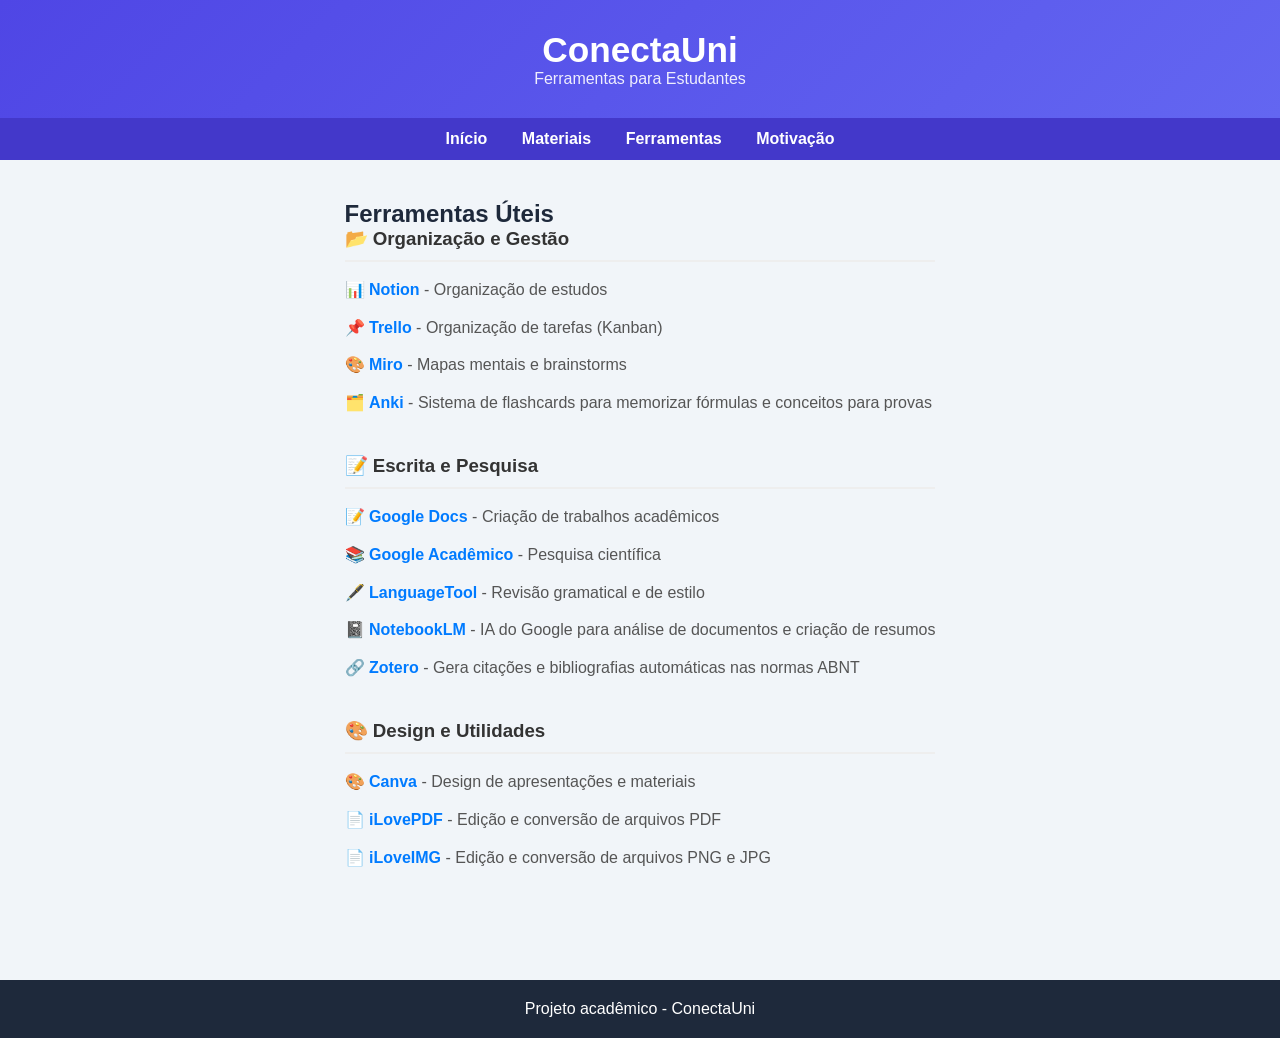
<file: ferramentas.html>
<!DOCTYPE html>
<link rel="stylesheet" href="style.css">
<head>
<title>ConectaUni - Ferramentas</title>
</head>
<body>

<header>
<h1>ConectaUni</h1>
<p>Ferramentas para Estudantes</p>
</header>

<nav>
<a href="index.html">Início</a>
<a href="materiais.html">Materiais</a>
<a href="ferramentas.html">Ferramentas</a>
<a href="motivacao.html">Motivação</a>
</nav>

<section>
<h2>Ferramentas Úteis</h2>

<div class="categoria-ferramentas">
    <h3>📂 Organização e Gestão</h3>
    <ul>
        <li>📊 <strong><a href="https://www.notion.so" target="_blank">Notion</a></strong> - Organização de estudos</li>
        <li>📌 <strong><a href="https://trello.com/pt-BR" target="_blank">Trello</a></strong> - Organização de tarefas (Kanban)</li>
        <li>🎨 <strong><a href="https://miro.com/pt/" target="_blank">Miro</a></strong> - Mapas mentais e brainstorms</li>
        <li>🗂️ <strong><a href="https://apps.ankiweb.net/" target="_blank">Anki</a></strong> - Sistema de flashcards para memorizar fórmulas e conceitos para provas</li>
    </ul>
</div>

<div class="categoria-ferramentas">
    <h3>📝 Escrita e Pesquisa</h3>
    <ul>
        <li>📝 <strong><a href="https://docs.google.com" target="_blank">Google Docs</a></strong> - Criação de trabalhos acadêmicos</li>
        <li>📚 <strong><a href="https://scholar.google.com.br" target="_blank">Google Acadêmico</a></strong> - Pesquisa científica</li>
        <li>🖋️ <strong><a href="https://languagetool.org/pt-BR" target="_blank">LanguageTool</a></strong> - Revisão gramatical e de estilo</li>
        <li>📓 <strong><a href="https://notebooklm.google.com/" target="_blank">NotebookLM</a></strong> - IA do Google para análise de documentos e criação de resumos</li>
        <li>🔗 <strong><a href="https://www.zotero.org/" target="_blank">Zotero</a></strong> - Gera citações e bibliografias automáticas nas normas ABNT</li>
    </ul>
</div>

<div class="categoria-ferramentas">
    <h3>🎨 Design e Utilidades</h3>
    <ul>
        <li>🎨 <strong><a href="https://www.canva.com" target="_blank">Canva</a></strong> - Design de apresentações e materiais</li>
        <li>📄 <strong><a href="https://www.ilovepdf.com/pt" target="_blank">iLovePDF</a></strong> - Edição e conversão de arquivos PDF</li>
        <li>📄 <strong><a href="https://www.iloveimg.com/pt" target="_blank">iLoveIMG</a></strong> - Edição e conversão de arquivos PNG e JPG</li>
    </ul>
</div>

</section>

<footer>
<p>Projeto acadêmico - ConectaUni</p>
</footer>

</body>
</html>
</file>
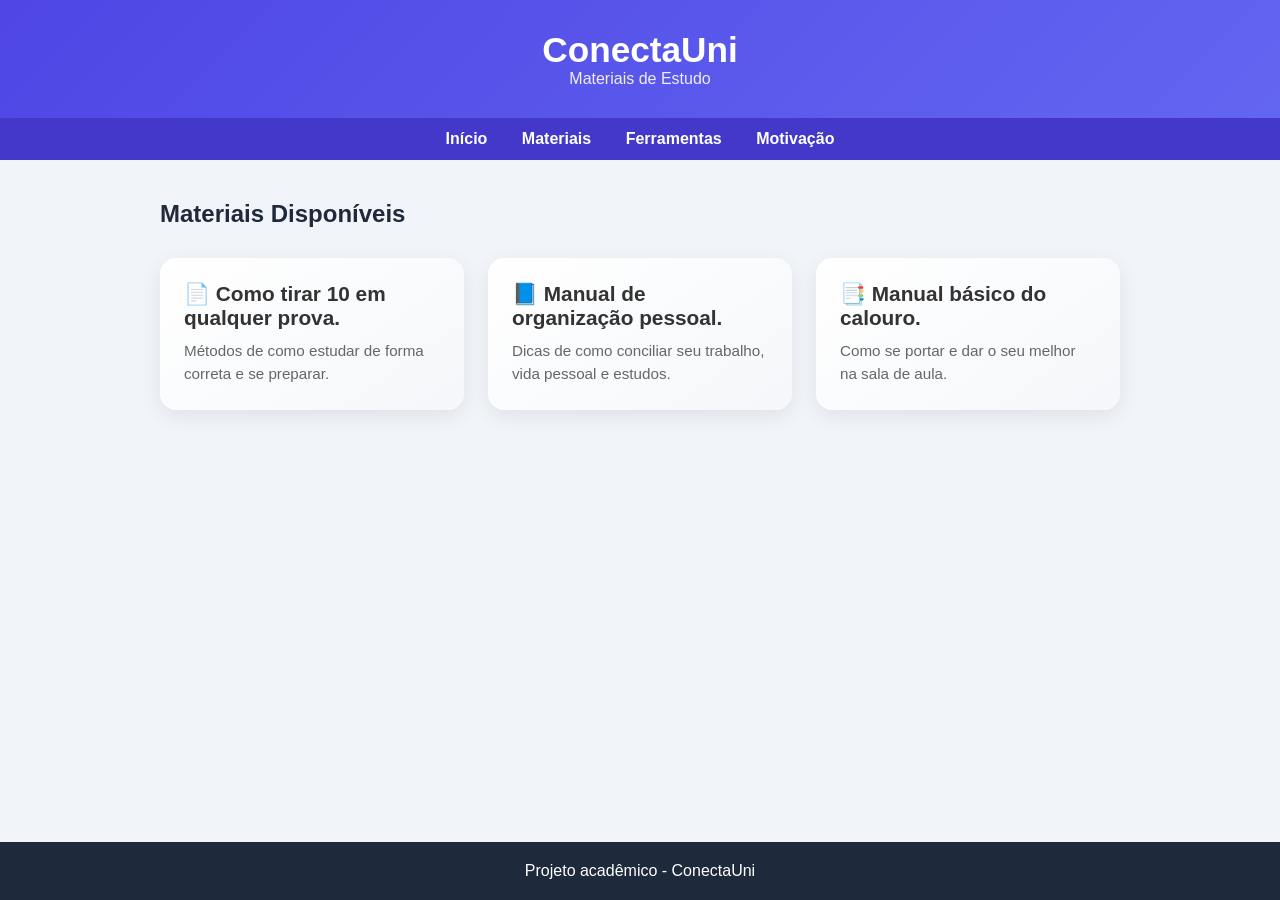
<file: materiais.html>
<!DOCTYPE html>
<link rel="stylesheet" href="style.css">

<head>
    <title>ConectaUni - Materiais</title>
</head>

<body>

    <header>
        <h1>ConectaUni</h1>
        <p>Materiais de Estudo</p>
    </header>

    <nav>
        <a href="index.html">Início</a>
        <a href="materiais.html">Materiais</a>
        <a href="ferramentas.html">Ferramentas</a>
        <a href="motivacao.html">Motivação</a>
    </nav>

    <section class="materiais">
        <h2>Materiais Disponíveis</h2>

        <div class="cards">

            <a href="material1.html" class="card">
                <h3>📄 Como tirar 10 em qualquer prova.</h3>
                <p>Métodos de como estudar de forma correta e se preparar.</p>
            </a>

            <a href="material2.html" class="card">
                <h3>📘 Manual de organização pessoal.</h3>
                <p>Dicas de como conciliar seu trabalho, vida pessoal e estudos.</p>
            </a>

            <a href="material3.html" class="card">
                <h3>📑 Manual básico do calouro.</h3>
                <p>Como se portar e dar o seu melhor na sala de aula.</p>
            </a>

        </div>

    </section>

    <footer>
        <p>Projeto acadêmico - ConectaUni</p>
    </footer>

</body>

</html>
</file>
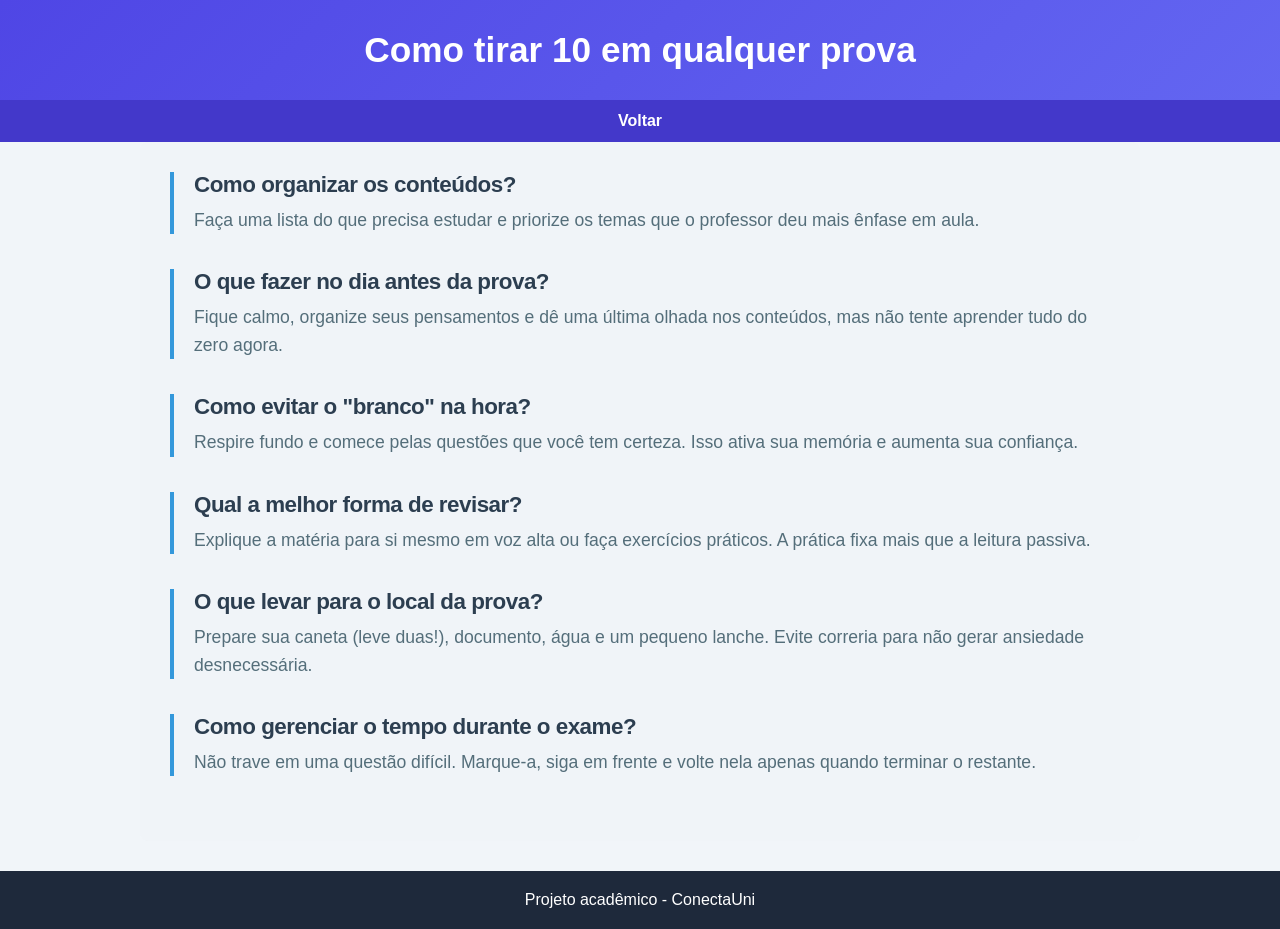
<file: material1.html>
<!DOCTYPE html>
<link rel="stylesheet" href="style.css">
<head>
<title>Como tirar 10 em qualquer prova</title>
</head>
<body>

<header>
<h1>Como tirar 10 em qualquer prova</h1>
</header>

<nav>
<a href="materiais.html">Voltar</a>
</nav>

<section class="manual-nota10">
    <div class="topico">
        <h3>Como organizar os conteúdos?</h3>
        <p>Faça uma lista do que precisa estudar e priorize os temas que o professor deu mais ênfase em aula.</p>
    </div>

    <div class="topico">
        <h3>O que fazer no dia antes da prova?</h3>
        <p>Fique calmo, organize seus pensamentos e dê uma última olhada nos conteúdos, mas não tente aprender tudo do zero agora.</p>
    </div>

    <div class="topico">
        <h3>Como evitar o "branco" na hora?</h3>
        <p>Respire fundo e comece pelas questões que você tem certeza. Isso ativa sua memória e aumenta sua confiança.</p>
    </div>

    <div class="topico">
        <h3>Qual a melhor forma de revisar?</h3>
        <p>Explique a matéria para si mesmo em voz alta ou faça exercícios práticos. A prática fixa mais que a leitura passiva.</p>
    </div>

    <div class="topico">
        <h3>O que levar para o local da prova?</h3>
        <p>Prepare sua caneta (leve duas!), documento, água e um pequeno lanche. Evite correria para não gerar ansiedade desnecessária.</p>
    </div>

    <div class="topico">
        <h3>Como gerenciar o tempo durante o exame?</h3>
        <p>Não trave em uma questão difícil. Marque-a, siga em frente e volte nela apenas quando terminar o restante.</p>
    </div>
</section>

<footer>
    <p>Projeto acadêmico - ConectaUni</p>
</footer>

</body>
</html>
</file>
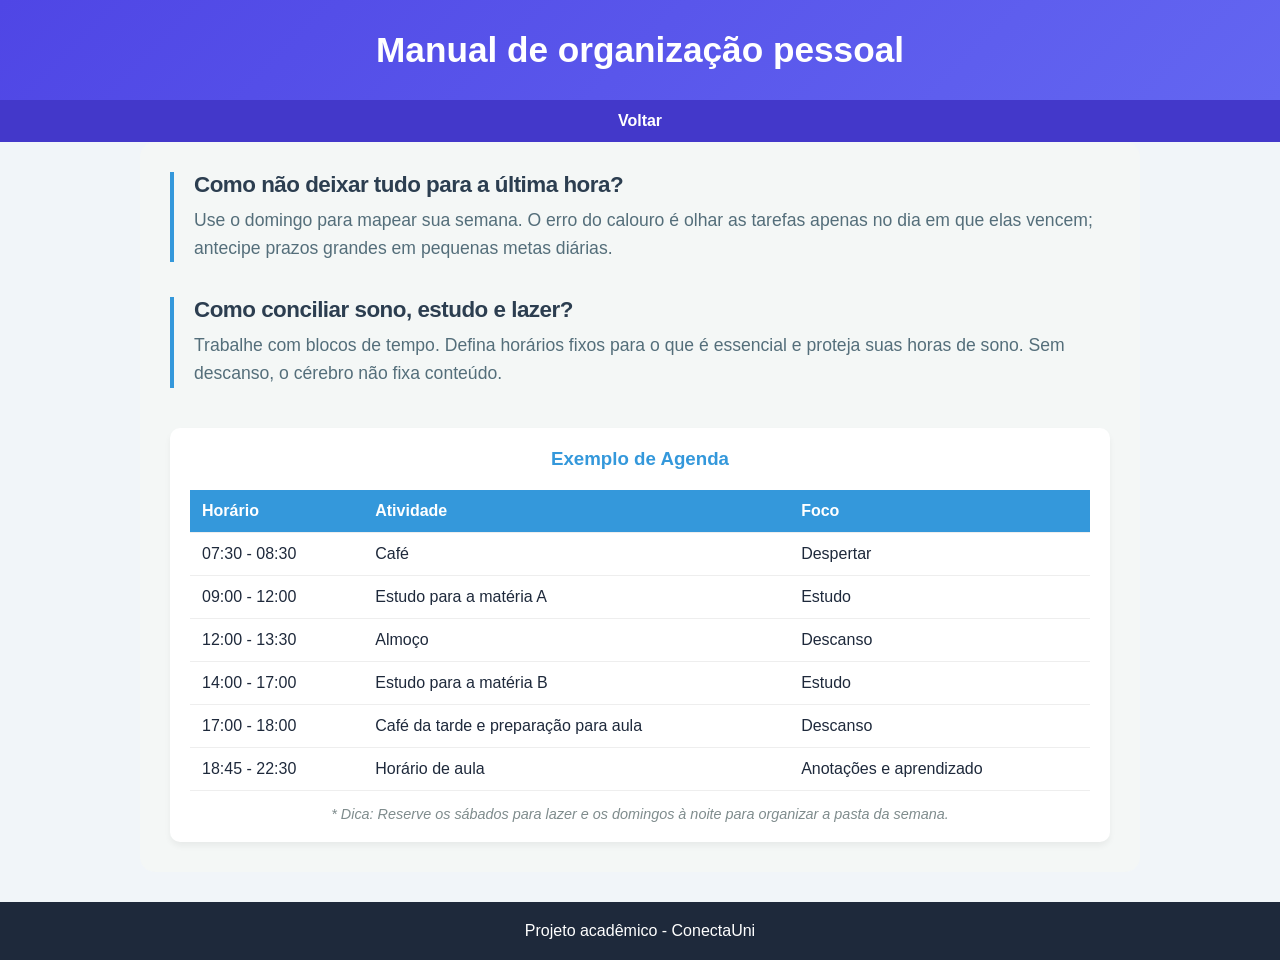
<file: material2.html>
<!DOCTYPE html>
<link rel="stylesheet" href="style.css">
<head>
<title>Manual de organização pessoal</title>
</head>
<body>

<header>
<h1>Manual de organização pessoal</h1>
</header>

<nav>
<a href="materiais.html">Voltar</a>
</nav>

<section class="manual-rotina">
    <div class="topico">
        <h3>Como não deixar tudo para a última hora?</h3>
        <p>Use o domingo para mapear sua semana. O erro do calouro é olhar as tarefas apenas no dia em que elas vencem; antecipe prazos grandes em pequenas metas diárias.</p>
    </div>

    <div class="topico">
        <h3>Como conciliar sono, estudo e lazer?</h3>
        <p>Trabalhe com blocos de tempo. Defina horários fixos para o que é essencial e proteja suas horas de sono. Sem descanso, o cérebro não fixa conteúdo.</p>
    </div>

    <div class="exemplo-agenda">
        <h3>Exemplo de Agenda</h3>
        <div>
            <table>
                <thead>
                    <tr>
                        <th>Horário</th>
                        <th>Atividade</th>
                        <th>Foco</th>
                    </tr>
                </thead>
                <tbody>
                    <tr>
                        <td>07:30 - 08:30</td>
                        <td>Café</td>
                        <td>Despertar</td>
                    </tr>
                    <tr>
                        <td>09:00 - 12:00</td>
                        <td>Estudo para a matéria A</td>
                        <td>Estudo</td>
                    </tr>
                    <tr>
                        <td>12:00 - 13:30</td>
                        <td>Almoço</td>
                        <td>Descanso</td>
                    </tr>
                    <tr>
                        <td>14:00 - 17:00</td>
                        <td>Estudo para a matéria B</td>
                        <td>Estudo</td>
                    </tr>
                    <tr>
                        <td>17:00 - 18:00</td>
                        <td>Café da tarde e preparação para aula</td>
                        <td>Descanso</td>
                    </tr>
                    <tr>
                        <td>18:45 - 22:30</td>
                        <td>Horário de aula</td>
                        <td>Anotações e aprendizado</td>
                    </tr>
                </tbody>
            </table>
        </div>
        <p class="dica-agenda">* Dica: Reserve os sábados para lazer e os domingos à noite para organizar a pasta da semana.</p>
    </div>
</section>

<footer>
    <p>Projeto acadêmico - ConectaUni</p>
</footer>

</body>
</html>
</file>
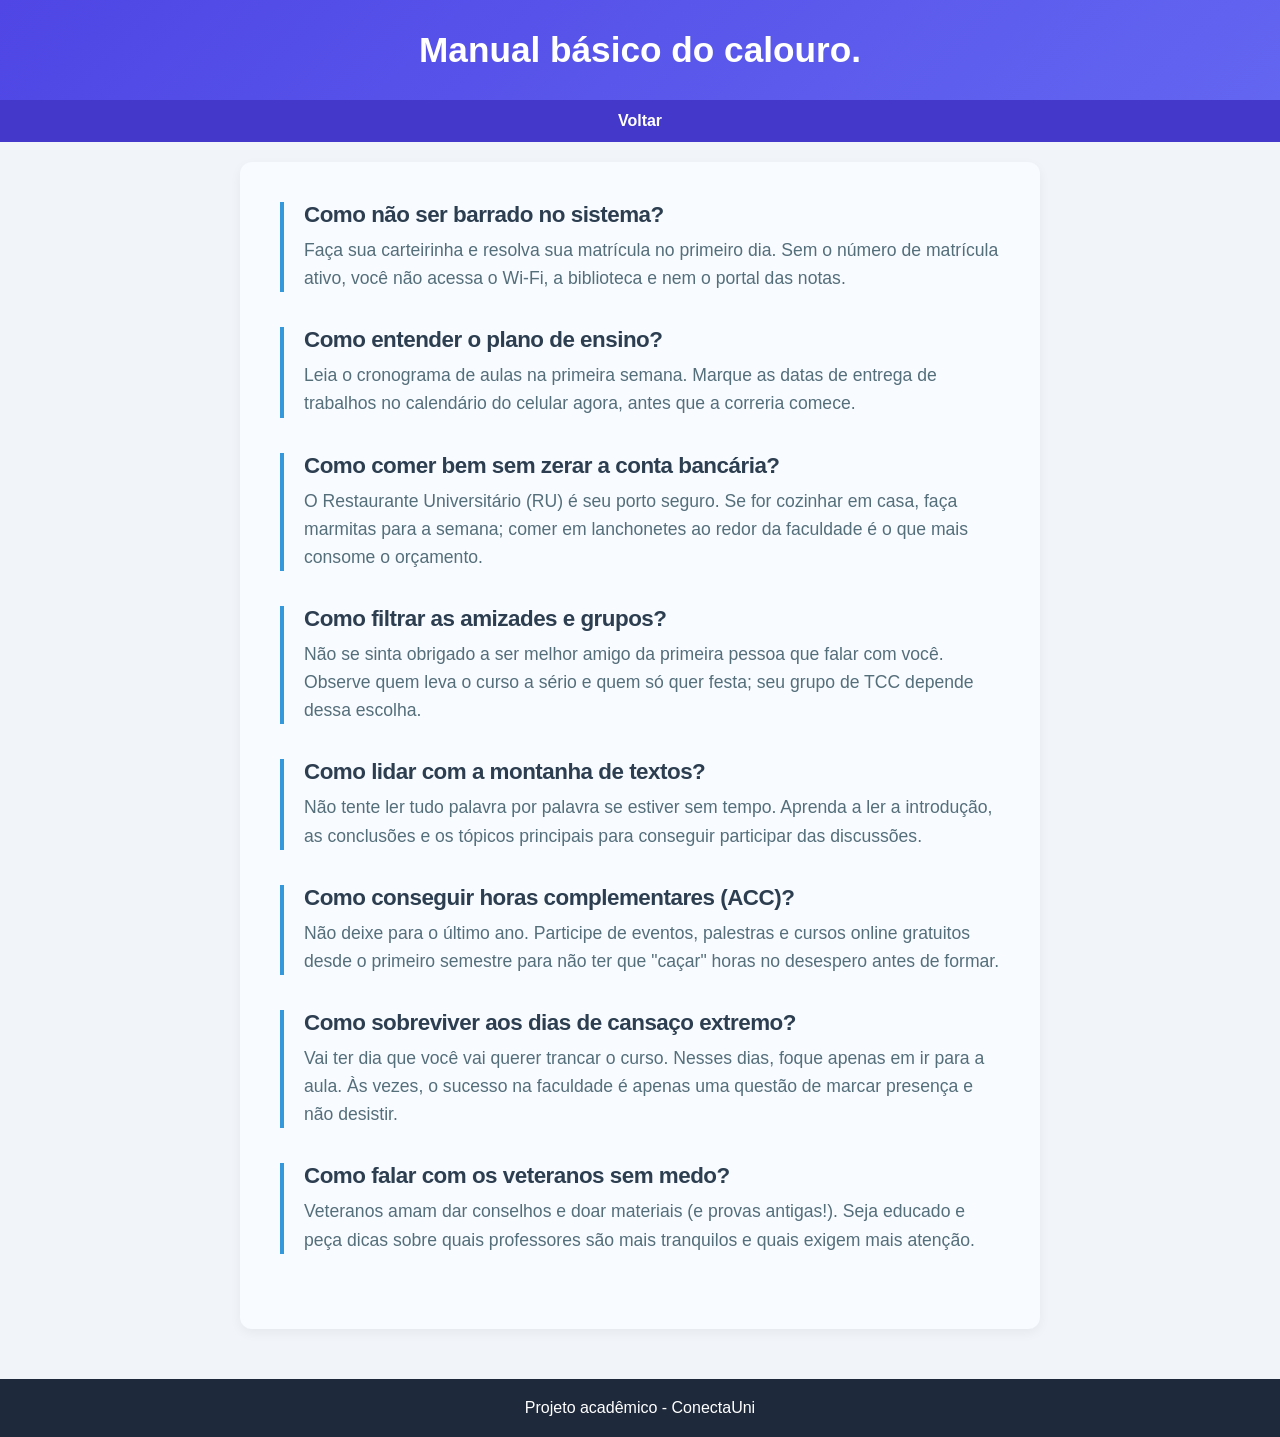
<file: material3.html>
<!DOCTYPE html>
<link rel="stylesheet" href="style.css">
<head>
<title>Manual bássico do calouro.</title>
</head>
<body>

<header>
<h1>Manual básico do calouro.</h1>
</header>

<nav>
<a href="materiais.html">Voltar</a>
</nav>

<section class="manual-selva">
    <div class="topico">
        <h3>Como não ser barrado no sistema?</h3>
        <p>Faça sua carteirinha e resolva sua matrícula no primeiro dia. Sem o número de matrícula ativo, você não acessa o Wi-Fi, a biblioteca e nem o portal das notas.</p>
    </div>

    <div class="topico">
        <h3>Como entender o plano de ensino?</h3>
        <p>Leia o cronograma de aulas na primeira semana. Marque as datas de entrega de trabalhos no calendário do celular agora, antes que a correria comece.</p>
    </div>

    <div class="topico">
        <h3>Como comer bem sem zerar a conta bancária?</h3>
        <p>O Restaurante Universitário (RU) é seu porto seguro. Se for cozinhar em casa, faça marmitas para a semana; comer em lanchonetes ao redor da faculdade é o que mais consome o orçamento.</p>
    </div>

    <div class="topico">
        <h3>Como filtrar as amizades e grupos?</h3>
        <p>Não se sinta obrigado a ser melhor amigo da primeira pessoa que falar com você. Observe quem leva o curso a sério e quem só quer festa; seu grupo de TCC depende dessa escolha.</p>
    </div>

    <div class="topico">
        <h3>Como lidar com a montanha de textos?</h3>
        <p>Não tente ler tudo palavra por palavra se estiver sem tempo. Aprenda a ler a introdução, as conclusões e os tópicos principais para conseguir participar das discussões.</p>
    </div>

    <div class="topico">
        <h3>Como conseguir horas complementares (ACC)?</h3>
        <p>Não deixe para o último ano. Participe de eventos, palestras e cursos online gratuitos desde o primeiro semestre para não ter que "caçar" horas no desespero antes de formar.</p>
    </div>

    <div class="topico">
        <h3>Como sobreviver aos dias de cansaço extremo?</h3>
        <p>Vai ter dia que você vai querer trancar o curso. Nesses dias, foque apenas em ir para a aula. Às vezes, o sucesso na faculdade é apenas uma questão de marcar presença e não desistir.</p>
    </div>

    <div class="topico">
        <h3>Como falar com os veteranos sem medo?</h3>
        <p>Veteranos amam dar conselhos e doar materiais (e provas antigas!). Seja educado e peça dicas sobre quais professores são mais tranquilos e quais exigem mais atenção.</p>
    </div>
</section>

<footer>
    <p>Projeto acadêmico - ConectaUni</p>
</footer>

</body>
</html>
</file>
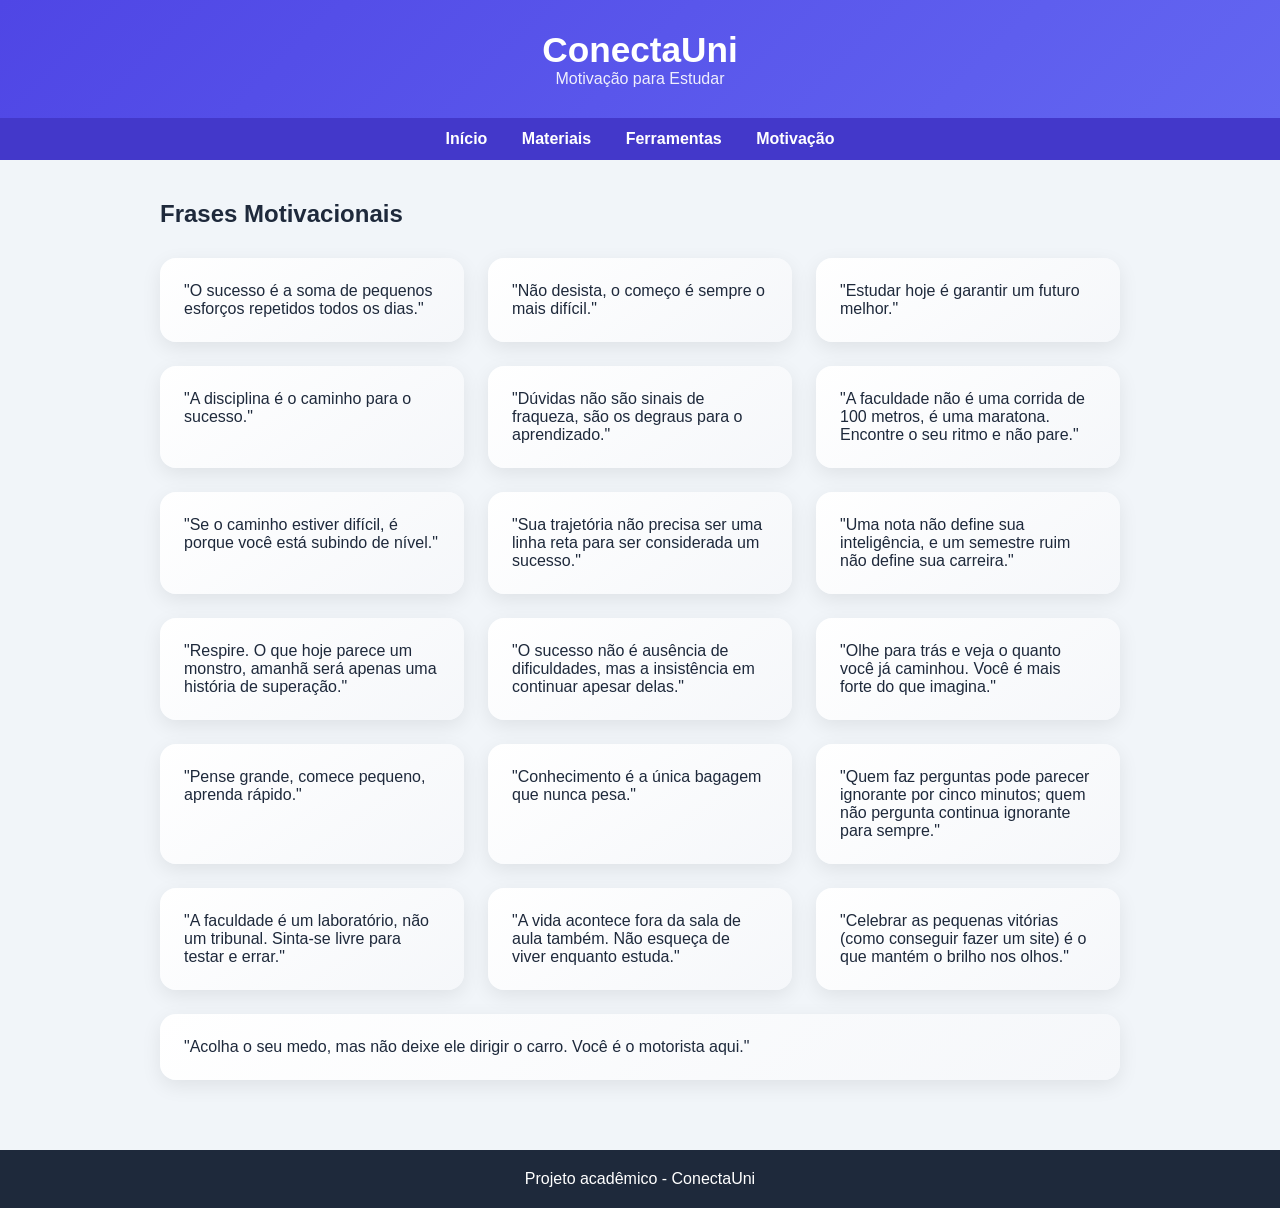
<file: motivacao.html>
<!DOCTYPE html>
<link rel="stylesheet" href="style.css">
<head>
<title>ConectaUni - Motivação</title>
</head>
<body>

<header>
<h1>ConectaUni</h1>
<p>Motivação para Estudar</p>
</header>

<nav>
<a href="index.html">Início</a>
<a href="materiais.html">Materiais</a>
<a href="ferramentas.html">Ferramentas</a>
<a href="motivacao.html">Motivação</a>
</nav>

<section>
<h2>Frases Motivacionais</h2>

<div class="cards">

<div class="card">
"O sucesso é a soma de pequenos esforços repetidos todos os dias."
</div>

<div class="card">
"Não desista, o começo é sempre o mais difícil."
</div>

<div class="card">
"Estudar hoje é garantir um futuro melhor."
</div>

<div class="card">
"A disciplina é o caminho para o sucesso."
</div>

<div class="card">
"Dúvidas não são sinais de fraqueza, são os degraus para o aprendizado."
</div>

<div class="card">
"A faculdade não é uma corrida de 100 metros, é uma maratona. Encontre o seu ritmo e não pare."
</div>

<div class="card">
"Se o caminho estiver difícil, é porque você está subindo de nível."
</div>

<div class="card">
"Sua trajetória não precisa ser uma linha reta para ser considerada um sucesso."
</div>

<div class="card">
"Uma nota não define sua inteligência, e um semestre ruim não define sua carreira."
</div>

<div class="card">
"Respire. O que hoje parece um monstro, amanhã será apenas uma história de superação."
</div>

<div class="card">
"O sucesso não é ausência de dificuldades, mas a insistência em continuar apesar delas."
</div>

<div class="card">
"Olhe para trás e veja o quanto você já caminhou. Você é mais forte do que imagina."
</div>

<div class="card">
"Pense grande, comece pequeno, aprenda rápido."
</div>

<div class="card">
"Conhecimento é a única bagagem que nunca pesa."
</div>

<div class="card">
"Quem faz perguntas pode parecer ignorante por cinco minutos; quem não pergunta continua ignorante para sempre."
</div>

<div class="card">
"A faculdade é um laboratório, não um tribunal. Sinta-se livre para testar e errar."
</div>

<div class="card">
"A vida acontece fora da sala de aula também. Não esqueça de viver enquanto estuda."
</div>

<div class="card">
"Celebrar as pequenas vitórias (como conseguir fazer um site) é o que mantém o brilho nos olhos."
</div>

<div class="card">
"Acolha o seu medo, mas não deixe ele dirigir o carro. Você é o motorista aqui."
</div>


</div>

</section>

<footer>
<p>Projeto acadêmico - ConectaUni</p>
</footer>

</body>
</html>
</file>
<file: style.css>
* {
    margin: 0;
    padding: 0;
    box-sizing: border-box;
}

body {
    display: flex;
    flex-direction: column;
    font-family: 'Segoe UI', Arial, sans-serif;
    background: #f1f5f9;
    color: #1e293b;
    min-height: 100vh;
}

/* HEADER */
header {
    background: linear-gradient(135deg, #4f46e5, #6366f1);
    color: white;
    text-align: center;
    padding: 30px 20px;
}

header h1 {
    font-size: 2.2rem;
}

header p {
    opacity: 0.9;
}

/* NAV */
nav {
    background: #4338ca;
    text-align: center;
    padding: 12px;
}

nav a {
    color: white;
    margin: 0 15px;
    text-decoration: none;
    font-weight: bold;
}

nav a:hover {
    text-decoration: underline;
}

/* SEÇÕES */
section {
    padding: 40px 20px;
    max-width: 1000px;
    margin: auto;
}

/* HERO */
.hero {
    display: flex;
    align-items: center;
    justify-content: space-between;
    gap: 20px;
    flex-wrap: wrap;
}

.hero img {
    border-radius: 10px;
}

.cards {
    display: flex;
    gap: 24px;
    flex-wrap: wrap;
    margin-top: 30px;
}

/* CARD */
.card {
    text-decoration: none;
    color: inherit;
    display: block;
    background: linear-gradient(145deg, #ffffff, #f5f7fa);
    padding: 24px;
    border-radius: 16px;
    flex: 1;
    min-width: 260px;
    box-shadow: 0 6px 20px rgba(0,0,0,0.08);
    transition: all 0.3s ease;
    position: relative;
    overflow: hidden;
}

/* hover card */
.card:hover {
    transform: translateY(-8px) scale(1.02);
    box-shadow: 0 12px 30px rgba(0,0,0,0.15);
}

/* titulo card */
.card h3 {
    margin-bottom: 10px;
    font-size: 1.3rem;
    color: #333;
}

/* texto card */
.card p {
    color: #666;
    line-height: 1.5;
    font-size: 0.95rem;
}

/* SOBRE */
.sobre {
    background: #e0e7ff;
    border-radius: 12px;
}

/* FORMULARIO */
form {
    background: white;
    padding: 20px;
    border-radius: 10px;
    margin-top: 15px;
}

input, textarea {
    width: 100%;
    padding: 10px;
    margin: 8px 0;
    border-radius: 6px;
    border: 1px solid #ccc;
}

button {
    background: #4f46e5;
    color: white;
    border: none;
    padding: 10px;
    width: 100%;
    border-radius: 6px;
    cursor: pointer;
    font-weight: bold;
}

button:hover {
    background: #4338ca;
}

/* FOOTER */
footer {
    background: #1e293b;
    color: white;
    text-align: center;
    padding: 20px;
    margin-top: 30px;
}

/* FERRAMENTAS */

/* Espaçamento 1 */
.categoria-ferramentas {
    margin-bottom: 40px;
    font-family: sans-serif;
}

/* Estilização titulo */
.categoria-ferramentas h3 {
    color: #333;
    border-bottom: 2px solid #eee;
    padding-bottom: 10px;
    margin-bottom: 15px;
}

/* Configuração lista */
.categoria-ferramentas ul {
    list-style: none;
    padding: 0;
}

/* Espaçamento 2 */
.categoria-ferramentas li {
    margin-bottom: 12px;
    line-height: 1.6;
    color: #555;
}

/* Estilização dos links */
.categoria-ferramentas a {
    text-decoration: none;
    color: #007bff;
    transition: 0.2s;
}

.categoria-ferramentas a:hover {
    text-decoration: underline;
    color: #0056b3;
}

/* MATERIAL 1 */
.manual-nota10 {
    background-color: #f0f4f8;
    padding: 30px;
    border-radius: 8px;
    font-family: sans-serif;
    color: #1a1a1a;
}

.topico h3 {
    font-size: 1.6rem;
    font-weight: bold;
    margin-bottom: 5px;
    color: #0d1117;
}

.topico p {
    font-size: 1.1rem;
    margin: 0;
    color: #333;
}

/* MATERIAL 2 */
.manual-rotina {
    background-color: #f4f7f6;
    padding: 30px;
    border-radius: 15px;
    font-family: 'Segoe UI', sans-serif;
}

.exemplo-agenda {
    margin-top: 40px;
    background: white;
    padding: 20px;
    border-radius: 10px;
    box-shadow: 0 4px 6px rgba(0,0,0,0.05);
}

.exemplo-agenda h3 {
    text-align: center;
    color: #3498db;
    margin-bottom: 20px;
}

table {
    width: 100%;
    border-collapse: collapse;
    margin-bottom: 15px;
}

th, td {
    padding: 12px;
    text-align: left;
    border-bottom: 1px solid #eee;
}

th {
    background-color: #3498db;
    color: white;
    font-weight: 600;
}

tr:hover {
    background-color: #f9f9f9;
}

.dica-agenda {
    font-size: 0.9rem;
    color: #7f8c8d;
    font-style: italic;
    text-align: center;
}

/* MATERIAL 3 */
.manual-selva {
    max-width: 800px;
    margin: 20px auto;
    padding: 40px;
    background-color: #f8fbff; /* Azul clarinho sutil */
    border-radius: 12px;
    box-shadow: 0 4px 12px rgba(0,0,0,0.05);
    font-family: 'Inter', -apple-system, sans-serif;
}

.topico {
    margin-bottom: 35px;
    border-left: 4px solid #3498db; /* Barra de destaque lateral */
    padding-left: 20px;
}

.topico h3 {
    font-size: 1.4rem;
    font-weight: 700;
    color: #2c3e50;
    margin-bottom: 8px;
    letter-spacing: -0.5px;
}

.topico p {
    font-size: 1.1rem;
    color: #546e7a;
    line-height: 1.6;
    margin: 0;
}

.topico:hover {
    border-left-color: #2ecc71; /* Muda para verde ao interagir */
    transition: 0.3s;
}

.materiais {
    flex: 1;
}
</file>
